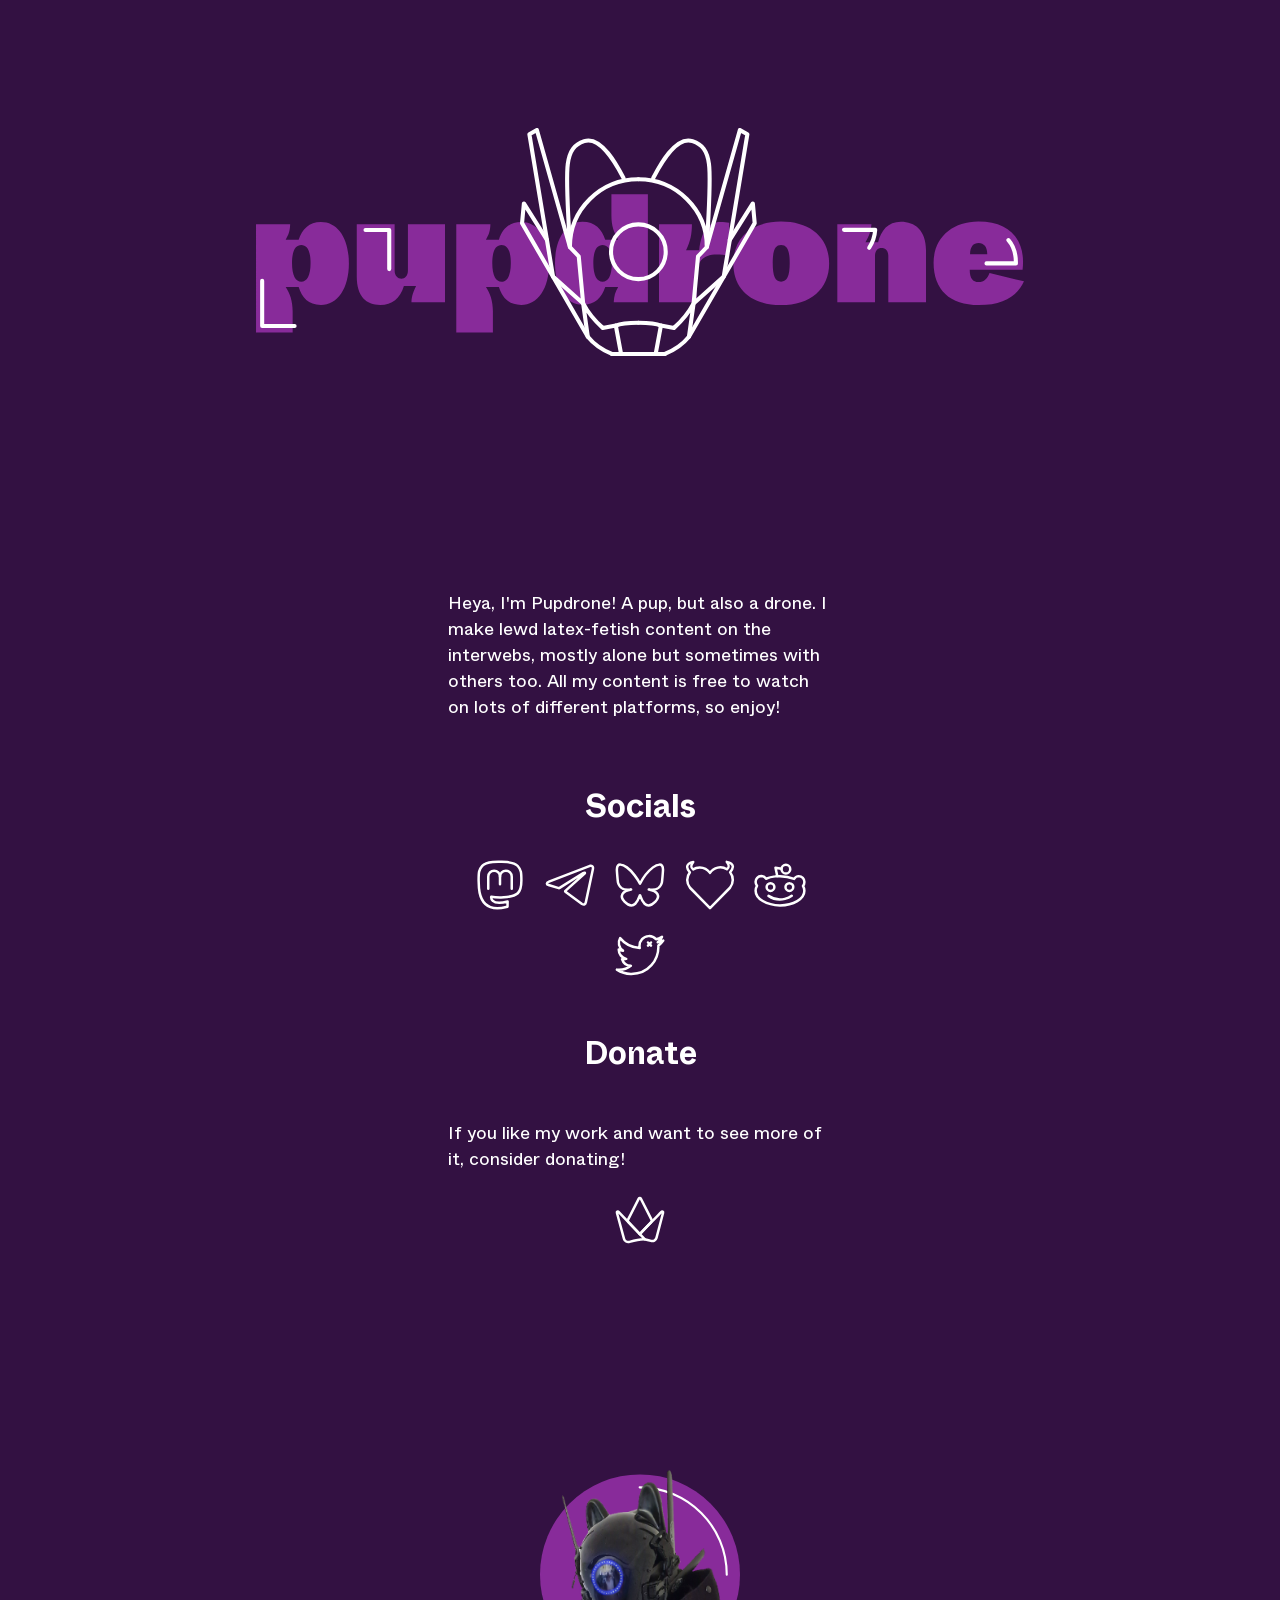
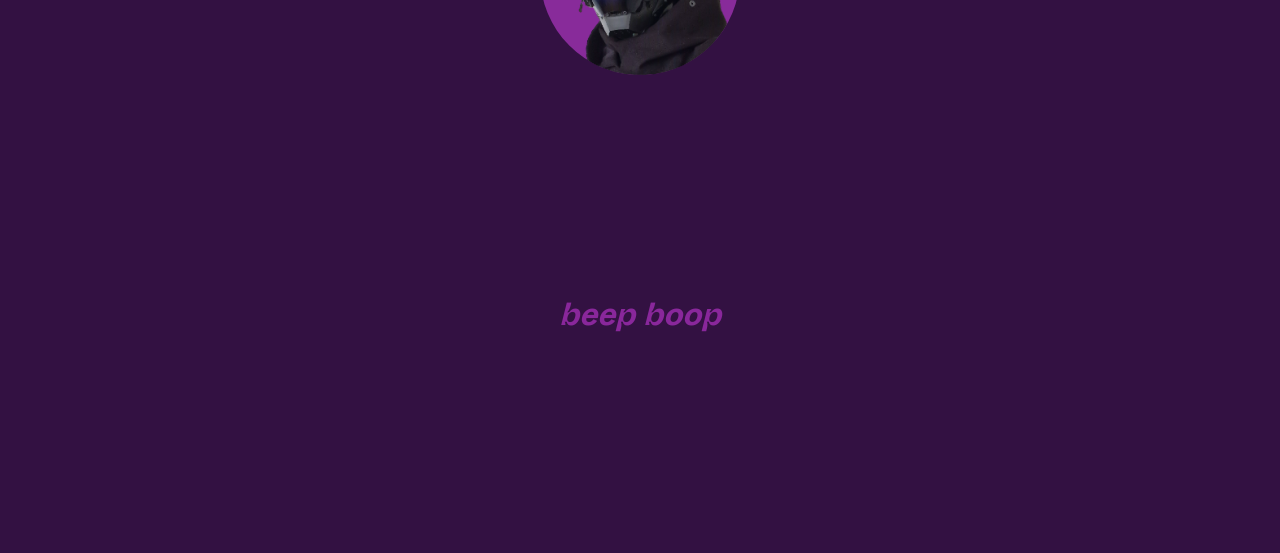
<file: index.html>
<html xmlns="http://www.w3.org/1999/xhtml" xml:lang="en" lang="en"></html>
<head>
    <meta charset="utf-8">
    <meta name="viewport" content="width=device-width, initial-scale=1" />
    <meta http-equiv="Content-Type" content="text/html; charset=utf-8">
    <meta name="description" content="Heya, I'm Pupdrone! A pup, but also a drone. I make lewd latex-fetish content on the interwebs."> 
    <meta property="og:title" content="Pupdrone's site" />
    <meta property="og:url" content="https://pupdrone.github.io/" />
    <meta property="og:image" content="https://raw.githubusercontent.com/pupdrone/pupdrone.github.io/main/img/preview.jpg">
    <meta property="og:type" content="profile" />
    <meta property="og:locale" content="en" />
    <meta name="twitter:card" content="summary_large_image">
    <meta name="twitter:title" content="Pupdrone's site">
    <meta name="twitter:image" content="https://raw.githubusercontent.com/pupdrone/pupdrone.github.io/main/img/preview.jpg">
    <meta name="twitter:description" content="Heya, I'm Pupdrone! A pup, but also a drone. I make lewd latex-fetish content on the interwebs.">
    <link rel="me" href="https://rubber.social/@Pupdrone">
    <link rel="shortcut icon" type="image/png" href="img/favicon.png"/>
    <title>Pupdrone's site</title>
    <link rel="stylesheet" href="css/style.css" />
</head>
<body>
    <header>
        <img src="img/header.svg" alt="pupdrone">
    </header>

    <hr class="inv2">
    <div class="content">

        <div class="center">
            <p>Heya, I'm Pupdrone! A pup, but also a drone. I make lewd latex-fetish content on the interwebs, mostly alone but sometimes with others too. All my content is free to watch on lots of different platforms, so enjoy!</p>
        </div>

        <hr class="inv">

        <h2>Socials</h2>
        <div class="socials">
            <a href="https://rubber.social/@Pupdrone"><img width="60px" src="img/mastodon.svg" alt="mastodon" class="social"></a>
            <a href="https://t.me/pupdrone"><img width="60px" src="img/telegram.svg" alt="telegram" class="social"></a>
            <a href="https://bsky.app/profile/pupdrone.com"><img width="60px" src="img/bluesky.svg" alt="bluesky" class="social"></a>
            <a href="https://fetlife.com/users/16746684"><img width="60px" src="img/fetlife.svg" alt="fetlife" class="social"></a>
            <a href="https://www.reddit.com/user/pupdrone"><img width="60px" src="img/reddit.svg" alt="reddit" class="social"></a>
            <a href="https://twitter.com/pup_drone"><img width="60px" src="img/twitter.svg" alt="twitter" class="social"></a>
        </div>
        
        <hr class="inv">

        <h2>Donate</h2>

        <div class="center">
            <p>If you like my work and want to see more of it, consider donating!</p>
        </div>
        <div class="socials">
            <a href="https://throne.com/pupdrone"><img width="60px" src="img/throne.svg" alt="Throne" class="social"></a>
        </div>
        <hr class="inv2">

        <div class="avatar">
            <img width="200px" src="img/avatar.svg" alt="pupdrone avatar">
        </div>

        <hr class="inv2">
        <h2 style="color: #89279b;"><em>beep boop</em></h2>
        <hr class="inv2">
    </div>

</body>
</file>
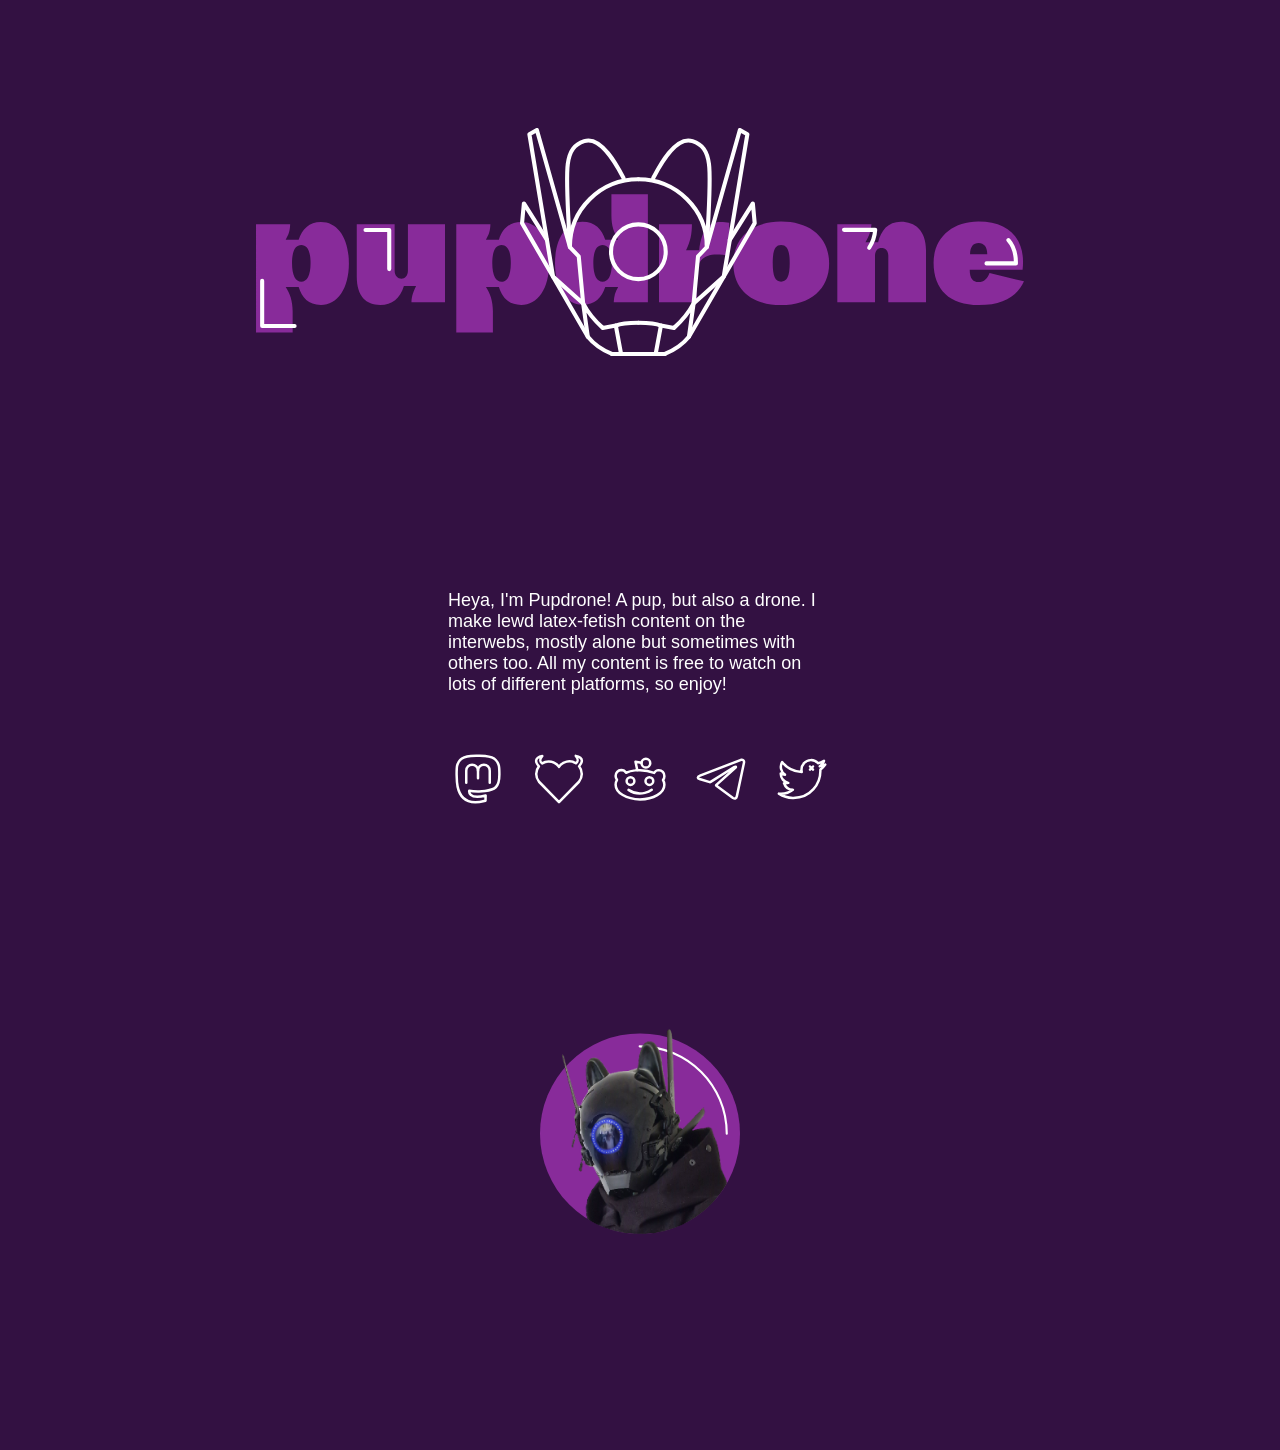
<file: docs/index.html>
<html xmlns="http://www.w3.org/1999/xhtml" xml:lang="en" lang="en"></html>
<head>
    <meta charset="utf-8">
    <meta name="viewport" content="width=device-width, initial-scale=1" />
    <meta http-equiv="Content-Type" content="text/html; charset=utf-8">
    <meta name="description" content="Heya, I'm Pupdrone! A pup, but also a drone. I make lewd latex-fetish content on the interwebs."> 
    <meta property="og:title" content="Pupdrone's site" />
    <meta property="og:url" content="https://pupdrone.github.io/" />
    <meta property="og:image" content="https://raw.githubusercontent.com/pupdrone/pupdrone.github.io/main/img/preview.jpg">
    <meta property="og:type" content="profile" />
    <meta property="og:locale" content="en" />
    <meta name="twitter:card" content="summary_large_image">
    <meta name="twitter:title" content="Pupdrone's site">
    <meta name="twitter:image" content="https://raw.githubusercontent.com/pupdrone/pupdrone.github.io/main/img/preview.jpg">
    <meta name="twitter:description" content="Heya, I'm Pupdrone! A pup, but also a drone. I make lewd latex-fetish content on the interwebs.">
    <link rel="me" href="https://rubber.social/@Pupdrone">
    <title>Pupdrone's site</title>
    <link rel="stylesheet" href="css/style.css" />
</head>
<body>
    <header>
        <img src="img/header.svg" alt="pupdrone">
    </header>

    <hr class="inv2">
    <div class="content">

        <div class="center">
            <p>Heya, I'm Pupdrone! A pup, but also a drone. I make lewd latex-fetish content on the interwebs, mostly alone but sometimes with others too. All my content is free to watch on lots of different platforms, so enjoy!</p>
        </div>

        <hr class="inv">

        <div style="display: flex; justify-content: space-between;  align-items: center;">
            <a href="https://rubber.social/@Pupdrone"><img width="60px" src="img/mastodon.svg" alt="mastodon" class="social"></a>
            <a href="https://fetlife.com/users/16746684"><img width="60px" src="img/fetlife.svg" alt="fetlife" class="social"></a>
            <a href="https://www.reddit.com/user/pupdrone"><img width="60px" src="img/reddit.svg" alt="reddit" class="social"></a>
            <a href="https://t.me/pupdrone"><img width="60px" src="img/telegram.svg" alt="telegram" class="social"></a>
            <a href="https://twitter.com/pup_drone"><img width="60px" src="img/twitter.svg" alt="twitter" class="social"></a>
        </div>
    
        <hr class="inv2">

        <div class="avatar">
            <img width="200px" src="img/avatar.svg" alt="pupdrone avatar">
        </div>

        <hr class="inv2">
    </div>

</body>
</file>
<file: css/style.css>
@font-face {
    font-family: Wh;
    src: url(../img/wh-reg.woff2);
}

@font-face {
    font-family: Wh-Ink;
    src: url(../img/wh-ink-bld.woff2);
}

html{
    font-family: Wh, sans-serif;
    color: white;
    font-size: large;
  }

body {
    background-color: #331142;
    margin-top: 10vw;
    margin-left: 20vw;
    margin-right: 20vw;
}

h1 {
    text-align: center;
    font-size: 8vw;
    color: #89279b;
}

h2 {
    font-family: Wh-Ink, sans-serif;
    font-size: xx-large;
    text-align: center;
}

a.hlink {
    text-decoration: none;
    color: white;
}


a.hlink:visited {
    text-decoration: none;
    color: white;
  }
  
a.hlink:hover {
    text-decoration: none;
    color: #89279b;
  }
  
a.hlink:active {
    text-decoration: none;
  }

hr.inv {
    border: 6px;
    margin-top: 1em;
    margin-bottom: 1em;
}
  
hr.inv2 {
  border: 6px;
  margin-top: 6em;
  margin-bottom: 6em;
}

.content {
    margin-left: 15vw;
    margin-right: 15vw;
}

.center {
    display: flex; 
    justify-content: center;  
    align-items: center;
}

.avatar {
    display: flex; 
    justify-content: center;  
    align-items: center;
}

.social:hover{
    filter: invert(24%) sepia(51%) saturate(2301%) hue-rotate(267deg) brightness(91%) contrast(104%);
}

button {
    display: inline-block;
    background-color: #89279b;
    color: white;
    font-size: large;
    border: none;
    border-radius: 40px;
    padding: 8px 0px;
    width: 240px;
    height: 60px;
    cursor: pointer;
  }
  
button:hover {
  background-color: #cc3ae7;
}

.grid-content-3 {
    display: grid;
    grid-template-columns: 1fr 2fr 1fr;
    column-gap: 1em;
    row-gap: 1em;
    }

.gear-container {  display: grid;
    grid-template-columns: 1fr 1fr 1fr 1fr;
    grid-template-rows: 1fr 1fr 1fr 1fr;
    gap: .8em;
    grid-auto-flow: row;
    height: 400em; 
    grid-template-areas: 
    "item1 item2 item2 item3"
    "item1 item4 item5 item5"
    "item6 item7 item5 item5"
    "item8 item8 item9 item10"; 
  }

.grid-img {
    object-fit: cover; 
    width: 100%;
    height: 100%;
    border-radius: 10px;
}

.grid-img:hover { 
    -o-transition:.2s;
    -ms-transition:.2s;
    -moz-transition:.2s;
    -webkit-transition:.2s;
    transition:.2s;
    box-shadow: 0 5px 5px rgba(0, 0, 0, 0.4);
    transform: scale(1.02, 1.02);
}

.socials {
    display: flex; 
    gap: 10px;
    justify-content: center; 
    align-items: center;
    flex-wrap: wrap;
}

@media screen and (max-width: 1200px) {
    .grid-content-3 {
        grid-template-columns: 1fr;
    }
    .content {
        margin-left: 5vw;
        margin-right: 5vw;
    }
}
    
@media screen and (max-width: 800px) {
    body {
        margin-left: 10vw;
        margin-right: 10vw;
    }

    .content {
        margin-left: 1vw;
        margin-right: 1vw;
    }
    .grid-content-3 {
        grid-template-columns: 1fr;
    }
}
</file>
<file: docs/css/style.css>
html{
    font-family: sans-serif;
    color: white;
    font-size: large;
  }

body {
    background-color: #331142;
    margin-top: 10vw;
    margin-left: 20vw;
    margin-right: 20vw;
}

h1 {
    text-align: center;
    font-size: 8vw;
    color: #89279b;
}

hr.inv {
    border: 6px;
    margin-top: 1em;
    margin-bottom: 1em;
}
  
hr.inv2 {
  border: 6px;
  margin-top: 6em;
  margin-bottom: 6em;
}

.content {
    margin-left: 15vw;
    margin-right: 15vw;
}

.center {
    display: flex; 
    justify-content: center;  
    align-items: center;
}

.avatar {
    display: flex; 
    justify-content: center;  
    align-items: center;
}

.social:hover{
    filter: invert(24%) sepia(51%) saturate(2301%) hue-rotate(267deg) brightness(91%) contrast(104%);
}

button {
    display: inline-block;
    background-color: #89279b;
    color: white;
    font-size: large;
    border: none;
    border-radius: 40px;
    padding: 8px 0px;
    width: 240px;
    height: 60px;
    cursor: pointer;
  }
  
button:hover {
  background-color: #cc3ae7;
}

.grid-content-3 {
    display: grid;
    grid-template-columns: 1fr 2fr 1fr;
    column-gap: 1em;
    row-gap: 1em;
    }

.gear-container {  display: grid;
    grid-template-columns: 1fr 1fr 1fr 1fr;
    grid-template-rows: 1fr 1fr 1fr 1fr;
    gap: .8em;
    grid-auto-flow: row;
    height: 400em; 
    grid-template-areas: 
    "item1 item2 item2 item3"
    "item1 item4 item5 item5"
    "item6 item7 item5 item5"
    "item8 item8 item9 item10"; 
  }

.grid-img {
    object-fit: cover; 
    width: 100%;
    height: 100%;
    border-radius: 10px;
}

.grid-img:hover { 
    -o-transition:.2s;
    -ms-transition:.2s;
    -moz-transition:.2s;
    -webkit-transition:.2s;
    transition:.2s;
    box-shadow: 0 5px 5px rgba(0, 0, 0, 0.4);
    transform: scale(1.02, 1.02);
}


.item1 { grid-area: item1; }
.item2 { grid-area: item2; }
.item3 { grid-area: item3; }
.item4 { grid-area: item4; }
.item5 { grid-area: item5; }
.item6 { grid-area: item6; }
.item7 { grid-area: item7; }
.item8 { grid-area: item8; }
.item9 { grid-area: item9; }
.item10 { grid-area: item10; }
      

@media screen and (max-width: 1200px) {
    .grid-content-3 {
        grid-template-columns: 1fr;
    }
    .content {
        margin-left: 5vw;
        margin-right: 5vw;
    }
}
    

@media screen and (max-width: 800px) {
    body {
        margin-left: 10vw;
        margin-right: 10vw;
    }

    .content {
        margin-left: 1vw;
        margin-right: 1vw;
    }
    .grid-content-3 {
        grid-template-columns: 1fr;
    }

    .gear-container {  display: grid;
        grid-template-columns: 1fr 1fr;
        grid-template-areas:
        "item1 item2"
        "item3 item4"
        "item5 item6"
        "item7 item8"
        "item9 item10";
    }
}
</file>
